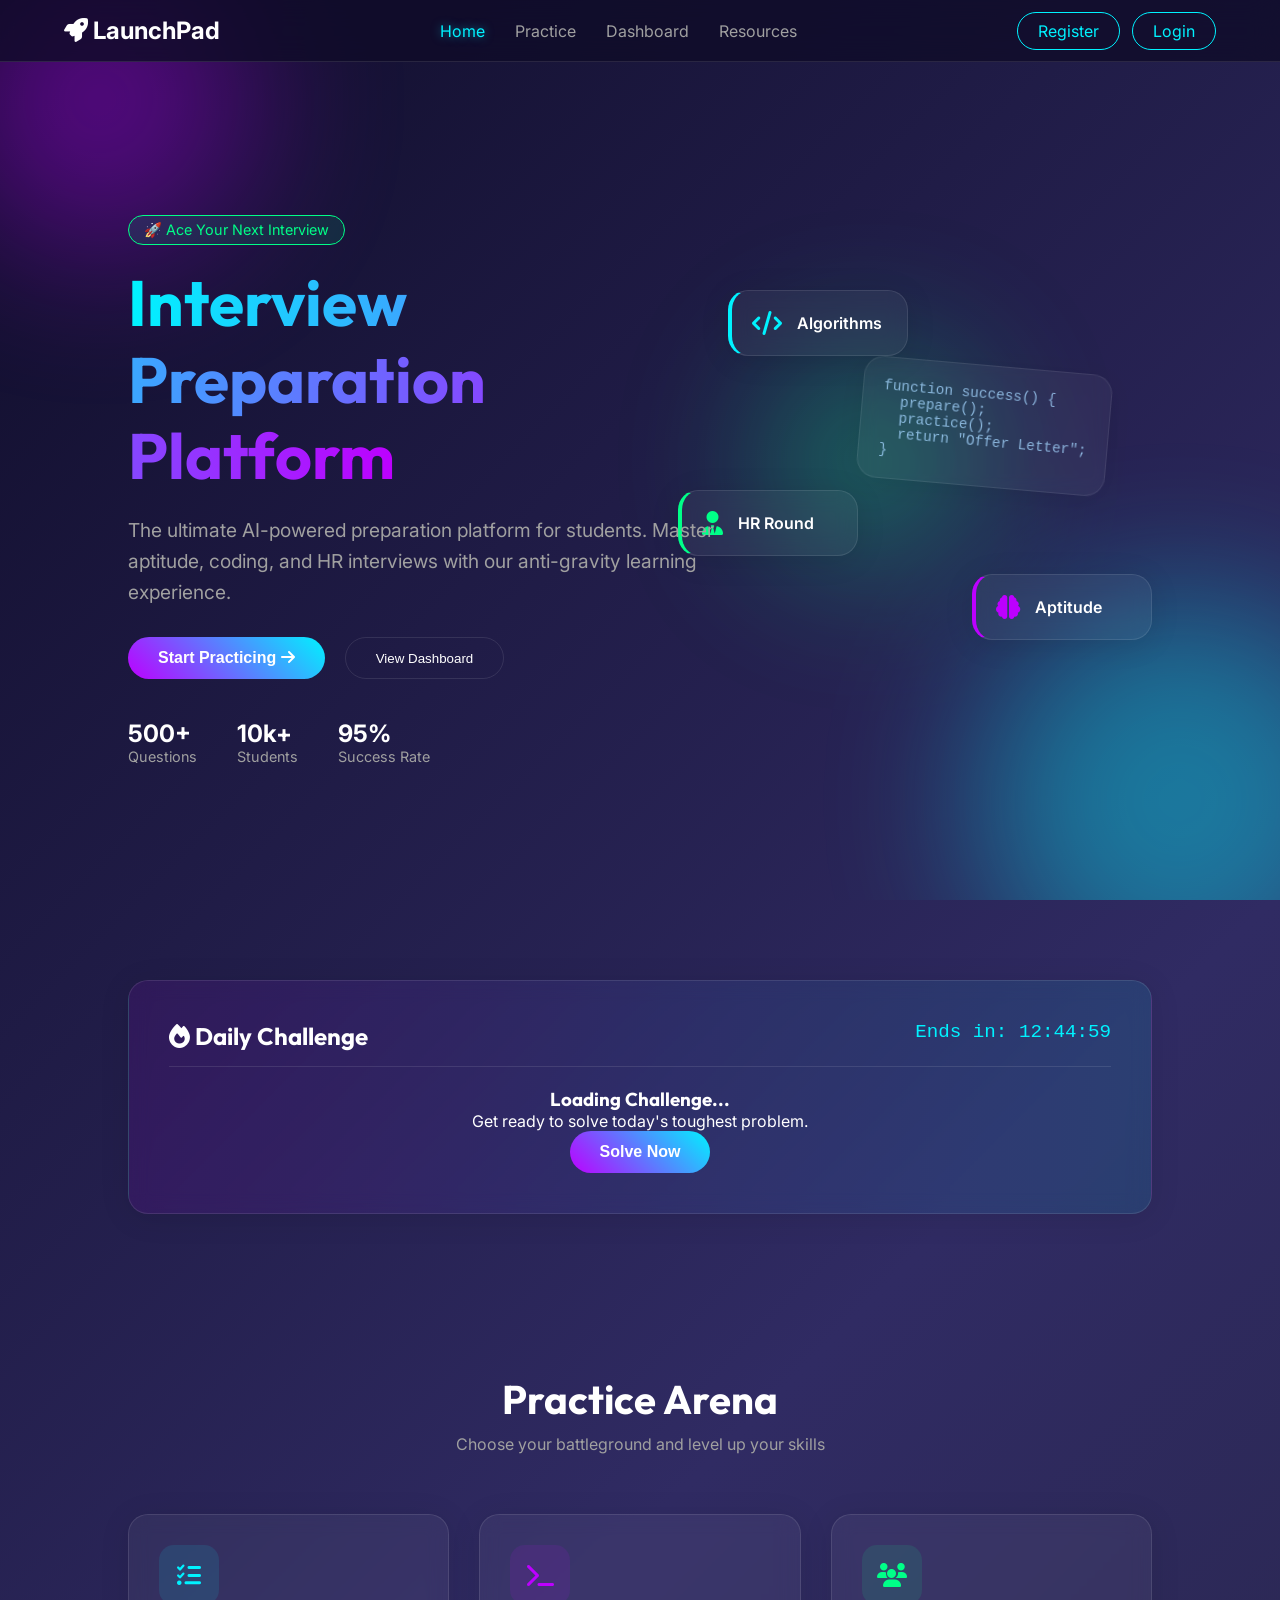
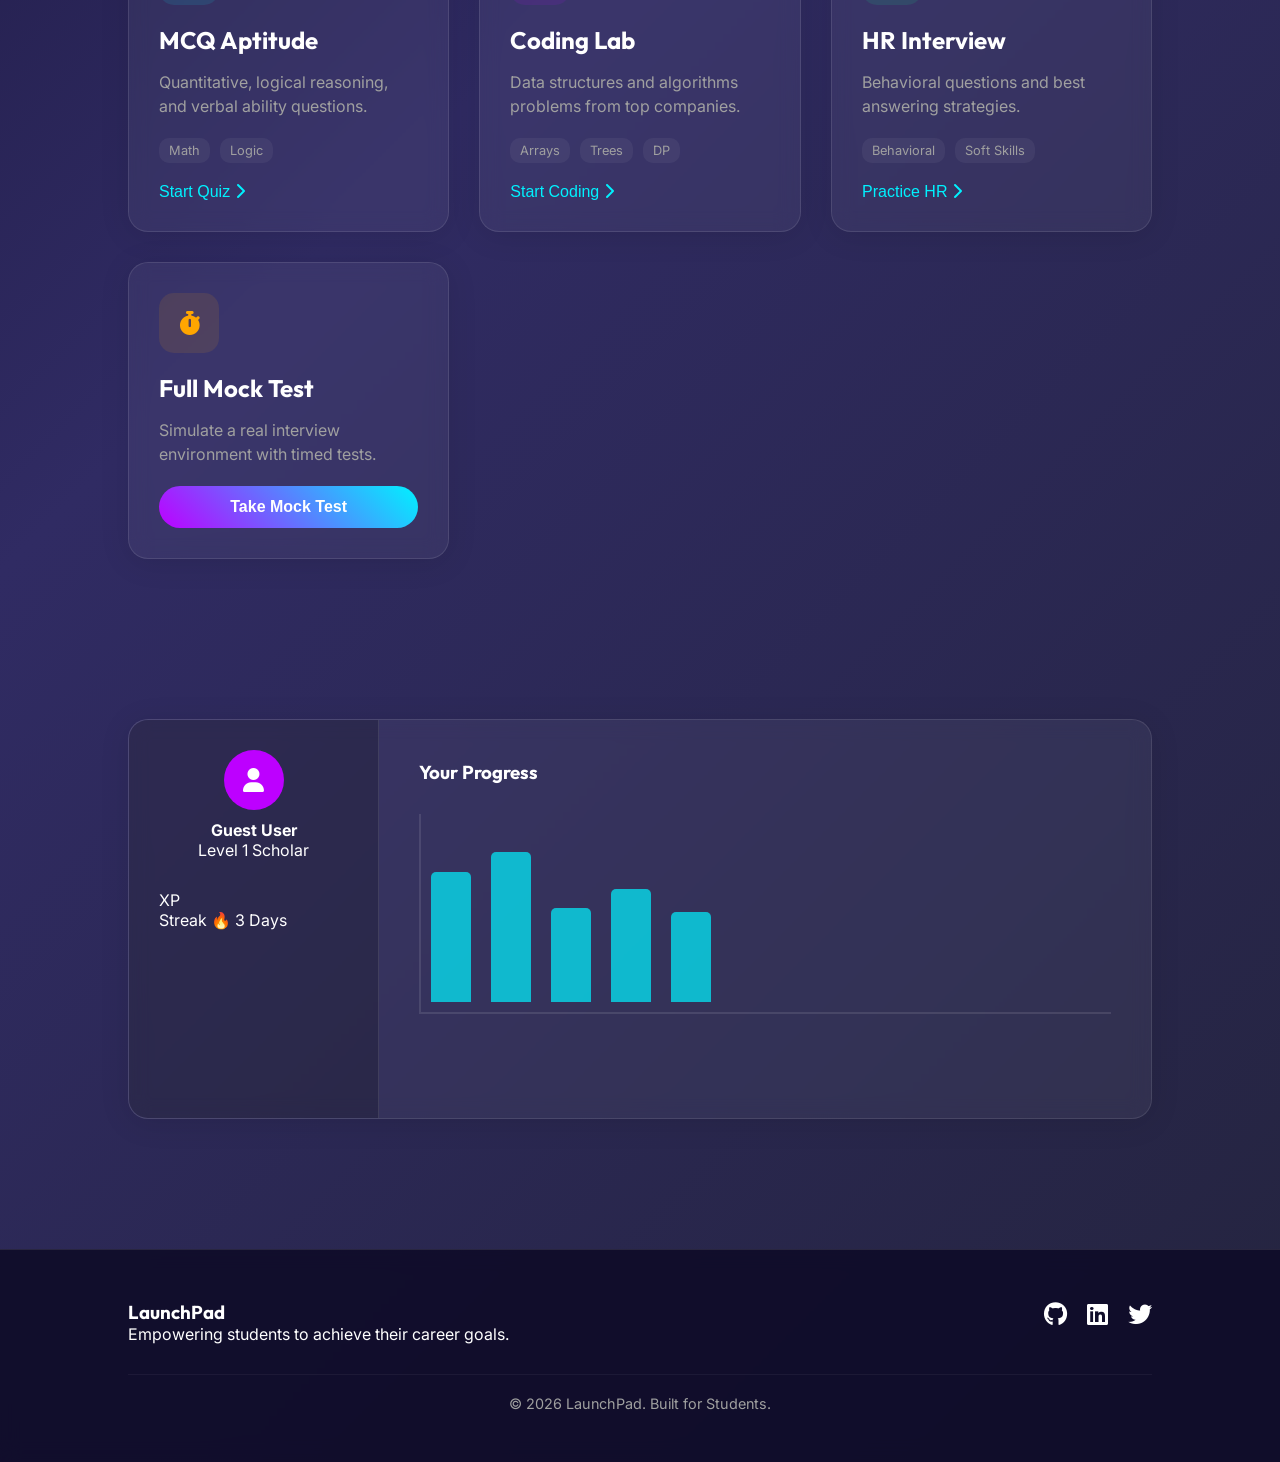
<file: index.html>
<!DOCTYPE html>
<html lang="en">

<head>
    <meta charset="UTF-8">
    <meta name="viewport" content="width=device-width, initial-scale=1.0">
    <title>NextGen Interview Prep | Master Your Placements</title>
    <link rel="stylesheet" href="style.css">
    <link rel="stylesheet" href="https://cdnjs.cloudflare.com/ajax/libs/font-awesome/6.4.0/css/all.min.css">
    <link rel="preconnect" href="https://fonts.googleapis.com">
    <link rel="preconnect" href="https://fonts.gstatic.com" crossorigin>
    <link
        href="https://fonts.googleapis.com/css2?family=Inter:wght@300;400;500;600;700&family=Outfit:wght@300;400;500;600;700&display=swap"
        rel="stylesheet">
</head>

<body>
    <div class="background-globes">
        <div class="globe globe-1"></div>
        <div class="globe globe-2"></div>
        <div class="globe globe-3"></div>
    </div>

    <nav class="glass-nav">
        <div class="logo">
            <i class="fas fa-rocket"></i> LaunchPad
        </div>
        <ul class="nav-links">
            <li><a href="#hero" class="active">Home</a></li>
            <li><a href="#practice">Practice</a></li>
            <li><a href="#dashboard">Dashboard</a></li>
            <li><a href="#resources">Resources</a></li>
        </ul>
        <div class="auth-buttons" id="navAuthArea">
            <a href="register.html" class="btn-glow-small" style="text-decoration:none;margin-right:8px;">Register</a>
            <a href="login.html" class="btn-glow-small" style="text-decoration:none;">Login</a>
        </div>
        <div class="mobile-menu-btn">
            <i class="fas fa-bars"></i>
        </div>
    </nav>

    <main>
        <!-- Hero Section -->
        <section id="hero" class="hero-section">
            <div class="hero-content" data-tilt>
                <div class="badge">🚀 Ace Your Next Interview</div>
                <h1> <span class="gradient-text">Interview Preparation Platform</span></h1>
                <p>The ultimate AI-powered preparation platform for students. Master aptitude, coding, and HR interviews
                    with our anti-gravity learning experience.</p>
                <div class="hero-buttons">
                    <button class="btn-primary glow-effect">Start Practicing <i class="fas fa-arrow-right"></i></button>
                    <button class="btn-secondary glass-effect">View Dashboard</button>
                </div>
                <div class="stats-row">
                    <div class="stat-item">
                        <span class="stat-number">500+</span>
                        <span class="stat-label">Questions</span>
                    </div>
                    <div class="stat-item">
                        <span class="stat-number">10k+</span>
                        <span class="stat-label">Students</span>
                    </div>
                    <div class="stat-item">
                        <span class="stat-number">95%</span>
                        <span class="stat-label">Success Rate</span>
                    </div>
                </div>
            </div>
            <div class="hero-visual">
                <div class="floating-card card-1 glass-panel">
                    <i class="fas fa-code"></i>
                    <span>Algorithms</span>
                </div>
                <div class="floating-card card-2 glass-panel">
                    <i class="fas fa-brain"></i>
                    <span>Aptitude</span>
                </div>
                <div class="floating-card card-3 glass-panel">
                    <i class="fas fa-user-tie"></i>
                    <span>HR Round</span>
                </div>
                <div class="code-block glass-panel">
                    <pre><code>function success() {
  prepare();
  practice();
  return "Offer Letter";
}</code></pre>
                </div>
            </div>
        </section>

        <!-- Daily Challenge -->
        <section id="daily-challenge" class="section-padding">
            <div class="glass-panel challenge-container">
                <div class="challenge-header">
                    <h2><i class="fas fa-fire"></i> Daily Challenge</h2>
                    <div class="countdown">Ends in: <span id="timer">12:45:30</span></div>
                </div>
                <div class="challenge-content">
                    <h3 id="daily-question-title">Loading Challenge...</h3>
                    <p id="daily-question-desc">Get ready to solve today's toughest problem.</p>
                    <button class="btn-primary btn-sm" onclick="startDailyChallenge()">Solve Now</button>
                </div>
            </div>
        </section>

        <!-- Practice Section -->
        <section id="practice" class="section-padding">
            <div class="section-header">
                <h2>Practice Arena</h2>
                <p>Choose your battleground and level up your skills</p>
            </div>

            <div class="category-grid">
                <!-- MCQ Card -->
                <div class="practice-card glass-panel hover-lift">
                    <div class="card-icon color-1"><i class="fas fa-list-check"></i></div>
                    <h3>MCQ Aptitude</h3>
                    <p>Quantitative, logical reasoning, and verbal ability questions.</p>
                    <div class="tags">
                        <span class="tag">Math</span>
                        <span class="tag">Logic</span>
                    </div>
                    <button class="btn-text" onclick="loadSection('mcq')">Start Quiz <i
                            class="fas fa-chevron-right"></i></button>
                </div>

                <!-- Coding Card -->
                <div class="practice-card glass-panel hover-lift">
                    <div class="card-icon color-2"><i class="fas fa-terminal"></i></div>
                    <h3>Coding Lab</h3>
                    <p>Data structures and algorithms problems from top companies.</p>
                    <div class="tags">
                        <span class="tag">Arrays</span>
                        <span class="tag">Trees</span>
                        <span class="tag">DP</span>
                    </div>
                    <button class="btn-text" onclick="loadSection('coding')">Start Coding <i
                            class="fas fa-chevron-right"></i></button>
                </div>

                <!-- HR Card -->
                <div class="practice-card glass-panel hover-lift">
                    <div class="card-icon color-3"><i class="fas fa-users"></i></div>
                    <h3>HR Interview</h3>
                    <p>Behavioral questions and best answering strategies.</p>
                    <div class="tags">
                        <span class="tag">Behavioral</span>
                        <span class="tag">Soft Skills</span>
                    </div>
                    <button class="btn-text" onclick="loadSection('hr')">Practice HR <i
                            class="fas fa-chevron-right"></i></button>
                </div>

                <!-- Mock Test Card -->
                <div class="practice-card glass-panel hover-lift special-card">
                    <div class="card-icon color-4"><i class="fas fa-stopwatch"></i></div>
                    <h3>Full Mock Test</h3>
                    <p>Simulate a real interview environment with timed tests.</p>
                    <button class="btn-primary width-100" onclick="startMockTest()">Take Mock Test</button>
                </div>
            </div>
        </section>

        <!-- Dynamic Content Area (Hidden by default, shown when section selected) -->
        <section id="dynamic-content" class="modal-overlay hidden">
            <div class="glass-panel modal-content">
                <button class="close-btn" onclick="closeModal()"><i class="fas fa-times"></i></button>
                <div id="content-loader"></div>
            </div>
        </section>

        <!-- Dashboard Preview -->
        <section id="dashboard" class="section-padding">
            <div class="dashboard-preview glass-panel">
                <div class="dash-sidebar">
                    <div class="user-profile">
                        <div class="avatar" id="dashAvatar"><i class="fas fa-user"></i></div>
                        <div class="user-info">
                            <h4 id="dashUserName">Guest User</h4>
                            <span id="dashUserLevel">Level 1 Scholar</span>
                        </div>
                    </div>
                    <div class="stats-mini">
                        <div class="stat-row">
                            <span>XP</span>
                            <div class="progress-bar">
                                <div class="fill" style="width: 45%"></div>
                            </div>
                        </div>
                        <div class="stat-row">
                            <span>Streak</span>
                            <span>🔥 3 Days</span>
                        </div>
                    </div>
                </div>
                <div class="dash-main">
                    <h3>Your Progress</h3>
                    <div class="chart-area placeholder-chart">
                        <!-- Chart generated by JS/CSS -->
                        <div class="bar" style="height: 60%"></div>
                        <div class="bar" style="height: 80%"></div>
                        <div class="bar" style="height: 40%"></div>
                        <div class="bar" style="height: 90%"></div>
                        <div class="bar" style="height: 70%"></div>
                    </div>
                </div>
            </div>
        </section>

    </main>

    <footer class="glass-footer">
        <div class="footer-content">
            <div class="footer-brand">
                <h3>LaunchPad</h3>
                <p>Empowering students to achieve their career goals.</p>
            </div>
            <div class="social-links">
                <a href="#"><i class="fab fa-github"></i></a>
                <a href="#"><i class="fab fa-linkedin"></i></a>
                <a href="#"><i class="fab fa-twitter"></i></a>
            </div>
        </div>
        <div class="copyright">
            &copy; 2026 LaunchPad. Built for Students.
        </div>
    </footer>

    <script src="data.js"></script>
    <script src="auth.js"></script>
    <script src="script.js"></script>
</body>

</html>
</file>
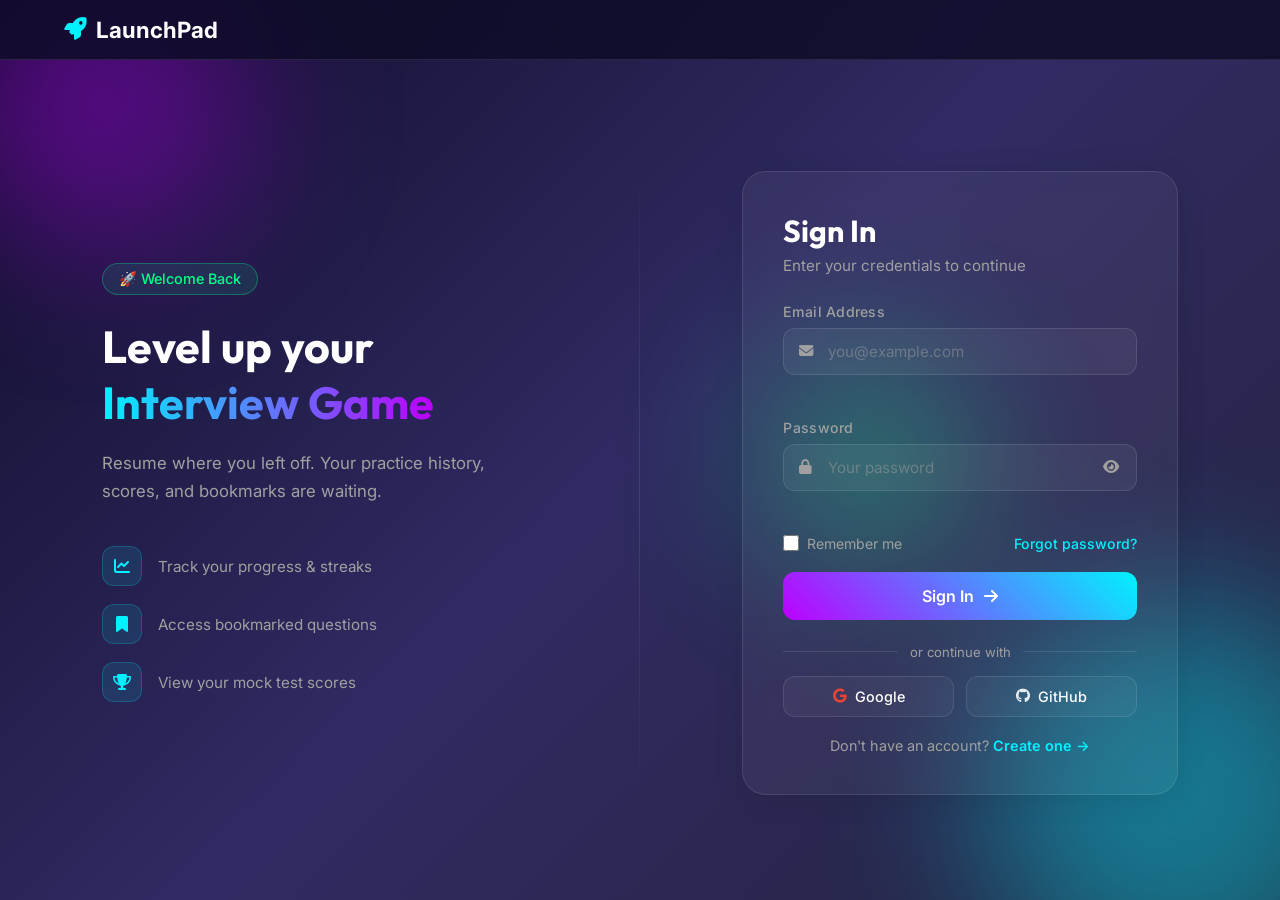
<file: login.html>
<!DOCTYPE html>
<html lang="en">

<head>
    <meta charset="UTF-8">
    <meta name="viewport" content="width=device-width, initial-scale=1.0">
    <title>Login | LaunchPad Interview Prep</title>
    <meta name="description" content="Login to LaunchPad - Your AI-powered interview preparation platform.">
    <link rel="stylesheet" href="style.css">
    <link rel="stylesheet" href="auth.css">
    <link rel="stylesheet" href="https://cdnjs.cloudflare.com/ajax/libs/font-awesome/6.4.0/css/all.min.css">
    <link rel="preconnect" href="https://fonts.googleapis.com">
    <link rel="preconnect" href="https://fonts.gstatic.com" crossorigin>
    <link href="https://fonts.googleapis.com/css2?family=Inter:wght@300;400;500;600;700&family=Outfit:wght@300;400;500;600;700&display=swap" rel="stylesheet">
</head>

<body>
    <div class="background-globes">
        <div class="globe globe-1"></div>
        <div class="globe globe-2"></div>
        <div class="globe globe-3"></div>
    </div>

    <!-- Brand Nav Strip -->
    <div class="auth-nav">
        <a href="index.html" class="logo">
            <i class="fas fa-rocket"></i> LaunchPad
        </a>
    </div>

    <div class="auth-wrapper">
        <!-- Left Panel -->
        <div class="auth-left">
            <div class="auth-left-content">
                <div class="auth-badge">🚀 Welcome Back</div>
                <h1>Level up your <span class="gradient-text">Interview Game</span></h1>
                <p>Resume where you left off. Your practice history, scores, and bookmarks are waiting.</p>
                <div class="auth-features">
                    <div class="auth-feature-item">
                        <span class="feature-icon"><i class="fas fa-chart-line"></i></span>
                        <span>Track your progress & streaks</span>
                    </div>
                    <div class="auth-feature-item">
                        <span class="feature-icon"><i class="fas fa-bookmark"></i></span>
                        <span>Access bookmarked questions</span>
                    </div>
                    <div class="auth-feature-item">
                        <span class="feature-icon"><i class="fas fa-trophy"></i></span>
                        <span>View your mock test scores</span>
                    </div>
                </div>
            </div>
        </div>

        <!-- Right Panel - Login Form -->
        <div class="auth-right">
            <div class="auth-card glass-panel">
                <div class="auth-header">
                    <h2>Sign In</h2>
                    <p>Enter your credentials to continue</p>
                </div>

                <div id="auth-message" class="auth-msg hidden"></div>

                <form id="loginForm" class="auth-form" novalidate>
                    <div class="form-group">
                        <label for="loginEmail">Email Address</label>
                        <div class="input-wrapper">
                            <i class="fas fa-envelope input-icon"></i>
                            <input type="email" id="loginEmail" placeholder="you@example.com" autocomplete="email" required>
                        </div>
                        <span class="field-error" id="emailError"></span>
                    </div>

                    <div class="form-group">
                        <label for="loginPassword">Password</label>
                        <div class="input-wrapper">
                            <i class="fas fa-lock input-icon"></i>
                            <input type="password" id="loginPassword" placeholder="Your password" autocomplete="current-password" required>
                            <button type="button" class="toggle-pass" onclick="togglePass('loginPassword', this)" aria-label="Toggle password visibility">
                                <i class="fas fa-eye"></i>
                            </button>
                        </div>
                        <span class="field-error" id="passError"></span>
                    </div>

                    <div class="form-options">
                        <label class="remember-me">
                            <input type="checkbox" id="rememberMe">
                            <span>Remember me</span>
                        </label>
                        <a href="#" class="forgot-link">Forgot password?</a>
                    </div>

                    <button type="submit" class="btn-auth btn-primary" id="loginBtn">
                        <span class="btn-label">Sign In</span>
                        <i class="fas fa-arrow-right"></i>
                    </button>
                </form>

                <div class="auth-divider"><span>or continue with</span></div>

                <div class="social-auth">
                    <button class="social-btn" id="googleBtn" onclick="socialLogin('google')">
                        <i class="fab fa-google"></i> Google
                    </button>
                    <button class="social-btn" id="githubBtn" onclick="socialLogin('github')">
                        <i class="fab fa-github"></i> GitHub
                    </button>
                </div>

                <p class="auth-switch">
                    Don't have an account? <a href="register.html" class="switch-link">Create one →</a>
                </p>
            </div>
        </div>
    </div>

    <script src="auth.js"></script>
</body>

</html>
</file>
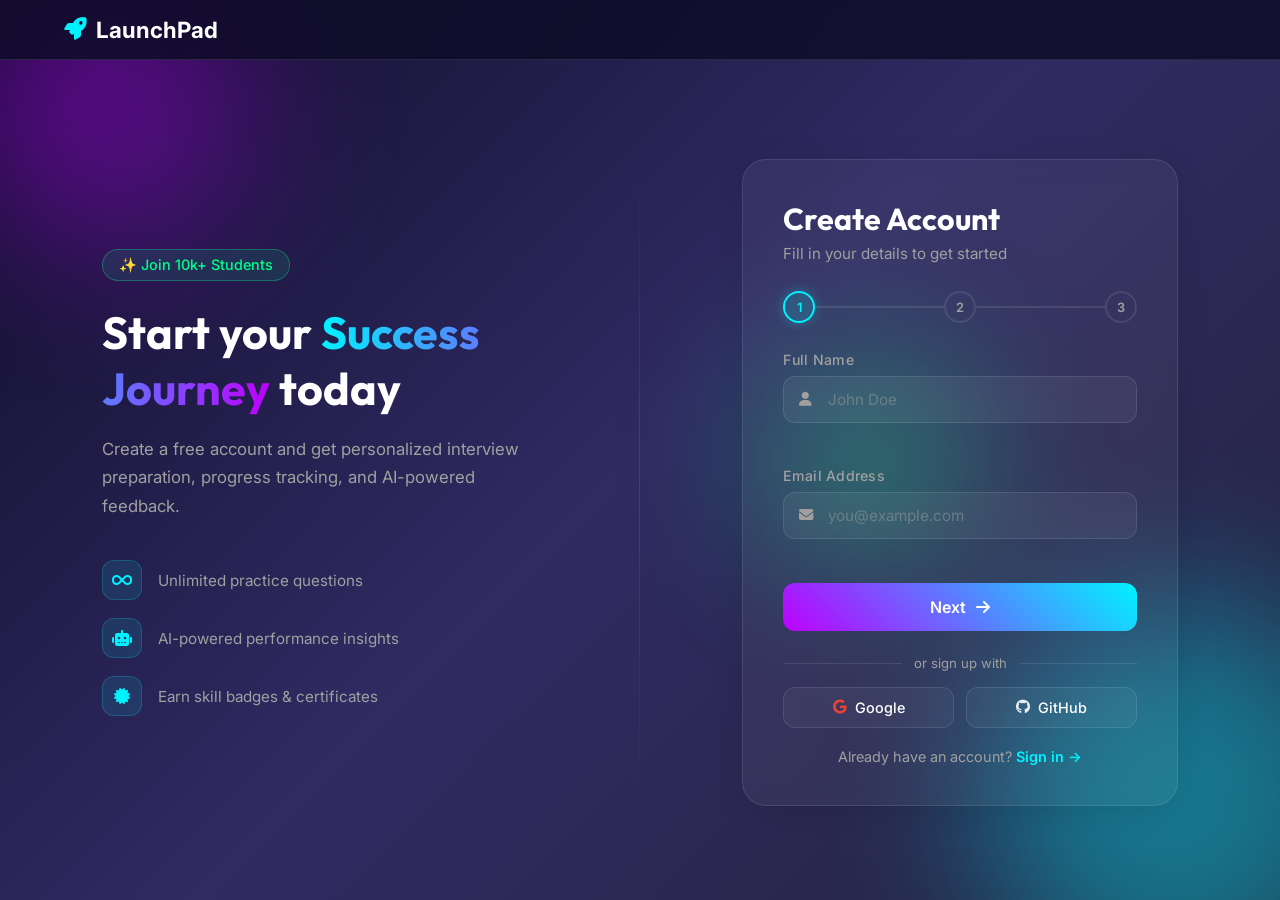
<file: register.html>
<!DOCTYPE html>
<html lang="en">

<head>
    <meta charset="UTF-8">
    <meta name="viewport" content="width=device-width, initial-scale=1.0">
    <title>Register | LaunchPad Interview Prep</title>
    <meta name="description" content="Create your LaunchPad account and start preparing for your dream job today.">
    <link rel="stylesheet" href="style.css">
    <link rel="stylesheet" href="auth.css">
    <link rel="stylesheet" href="https://cdnjs.cloudflare.com/ajax/libs/font-awesome/6.4.0/css/all.min.css">
    <link rel="preconnect" href="https://fonts.googleapis.com">
    <link rel="preconnect" href="https://fonts.gstatic.com" crossorigin>
    <link href="https://fonts.googleapis.com/css2?family=Inter:wght@300;400;500;600;700&family=Outfit:wght@300;400;500;600;700&display=swap" rel="stylesheet">
</head>

<body>
    <div class="background-globes">
        <div class="globe globe-1"></div>
        <div class="globe globe-2"></div>
        <div class="globe globe-3"></div>
    </div>

    <!-- Brand Nav Strip -->
    <div class="auth-nav">
        <a href="index.html" class="logo">
            <i class="fas fa-rocket"></i> LaunchPad
        </a>
    </div>

    <div class="auth-wrapper">
        <!-- Left Panel -->
        <div class="auth-left">
            <div class="auth-left-content">
                <div class="auth-badge">✨ Join 10k+ Students</div>
                <h1>Start your <span class="gradient-text">Success Journey</span> today</h1>
                <p>Create a free account and get personalized interview preparation, progress tracking, and AI-powered feedback.</p>
                <div class="auth-features">
                    <div class="auth-feature-item">
                        <span class="feature-icon"><i class="fas fa-infinity"></i></span>
                        <span>Unlimited practice questions</span>
                    </div>
                    <div class="auth-feature-item">
                        <span class="feature-icon"><i class="fas fa-robot"></i></span>
                        <span>AI-powered performance insights</span>
                    </div>
                    <div class="auth-feature-item">
                        <span class="feature-icon"><i class="fas fa-certificate"></i></span>
                        <span>Earn skill badges & certificates</span>
                    </div>
                </div>
            </div>
        </div>

        <!-- Right Panel - Register Form -->
        <div class="auth-right">
            <div class="auth-card glass-panel">
                <div class="auth-header">
                    <h2>Create Account</h2>
                    <p>Fill in your details to get started</p>
                </div>

                <!-- Progress Steps -->
                <div class="step-indicator">
                    <div class="step active" id="step-dot-1"><span>1</span></div>
                    <div class="step-line"></div>
                    <div class="step" id="step-dot-2"><span>2</span></div>
                    <div class="step-line"></div>
                    <div class="step" id="step-dot-3"><span>3</span></div>
                </div>

                <div id="auth-message" class="auth-msg hidden"></div>

                <form id="registerForm" class="auth-form" novalidate>

                    <!-- Step 1: Basic Info -->
                    <div class="form-step active" id="form-step-1">
                        <div class="form-group">
                            <label for="regName">Full Name</label>
                            <div class="input-wrapper">
                                <i class="fas fa-user input-icon"></i>
                                <input type="text" id="regName" placeholder="John Doe" autocomplete="name" required>
                            </div>
                            <span class="field-error" id="nameError"></span>
                        </div>
                        <div class="form-group">
                            <label for="regEmail">Email Address</label>
                            <div class="input-wrapper">
                                <i class="fas fa-envelope input-icon"></i>
                                <input type="email" id="regEmail" placeholder="you@example.com" autocomplete="email" required>
                            </div>
                            <span class="field-error" id="regEmailError"></span>
                        </div>
                        <button type="button" class="btn-auth btn-primary" onclick="nextStep(1)">
                            Next <i class="fas fa-arrow-right"></i>
                        </button>
                    </div>

                    <!-- Step 2: Password -->
                    <div class="form-step" id="form-step-2">
                        <div class="form-group">
                            <label for="regPassword">Password</label>
                            <div class="input-wrapper">
                                <i class="fas fa-lock input-icon"></i>
                                <input type="password" id="regPassword" placeholder="Min 8 characters" autocomplete="new-password" required>
                                <button type="button" class="toggle-pass" onclick="togglePass('regPassword', this)" aria-label="Toggle password visibility">
                                    <i class="fas fa-eye"></i>
                                </button>
                            </div>
                            <div class="password-strength" id="strengthBar">
                                <div class="strength-fill" id="strengthFill"></div>
                            </div>
                            <span class="strength-label" id="strengthLabel"></span>
                            <span class="field-error" id="regPassError"></span>
                        </div>
                        <div class="form-group">
                            <label for="regConfirm">Confirm Password</label>
                            <div class="input-wrapper">
                                <i class="fas fa-lock input-icon"></i>
                                <input type="password" id="regConfirm" placeholder="Repeat your password" autocomplete="new-password" required>
                                <button type="button" class="toggle-pass" onclick="togglePass('regConfirm', this)" aria-label="Toggle confirm password visibility">
                                    <i class="fas fa-eye"></i>
                                </button>
                            </div>
                            <span class="field-error" id="confirmError"></span>
                        </div>
                        <div class="step-buttons">
                            <button type="button" class="btn-auth btn-secondary" onclick="prevStep(2)">
                                <i class="fas fa-arrow-left"></i> Back
                            </button>
                            <button type="button" class="btn-auth btn-primary" onclick="nextStep(2)">
                                Next <i class="fas fa-arrow-right"></i>
                            </button>
                        </div>
                    </div>

                    <!-- Step 3: Goal -->
                    <div class="form-step" id="form-step-3">
                        <div class="form-group">
                            <label>I'm preparing for</label>
                            <div class="goal-grid">
                                <label class="goal-card" for="goal-campus">
                                    <input type="radio" name="goal" id="goal-campus" value="campus" checked>
                                    <div class="goal-content">
                                        <i class="fas fa-graduation-cap"></i>
                                        <span>Campus Placements</span>
                                    </div>
                                </label>
                                <label class="goal-card" for="goal-product">
                                    <input type="radio" name="goal" id="goal-product" value="product">
                                    <div class="goal-content">
                                        <i class="fas fa-building"></i>
                                        <span>Product Companies</span>
                                    </div>
                                </label>
                                <label class="goal-card" for="goal-service">
                                    <input type="radio" name="goal" id="goal-service" value="service">
                                    <div class="goal-content">
                                        <i class="fas fa-briefcase"></i>
                                        <span>Service Companies</span>
                                    </div>
                                </label>
                                <label class="goal-card" for="goal-upskill">
                                    <input type="radio" name="goal" id="goal-upskill" value="upskill">
                                    <div class="goal-content">
                                        <i class="fas fa-chart-bar"></i>
                                        <span>Upskill / Switch</span>
                                    </div>
                                </label>
                            </div>
                        </div>
                        <label class="terms-check">
                            <input type="checkbox" id="agreeTerms" required>
                            <span>I agree to the <a href="#" class="switch-link">Terms of Service</a> and <a href="#" class="switch-link">Privacy Policy</a></span>
                        </label>
                        <span class="field-error" id="termsError"></span>
                        <div class="step-buttons">
                            <button type="button" class="btn-auth btn-secondary" onclick="prevStep(3)">
                                <i class="fas fa-arrow-left"></i> Back
                            </button>
                            <button type="submit" class="btn-auth btn-primary" id="registerSubmitBtn">
                                <span class="btn-label">Create Account</span>
                                <i class="fas fa-rocket"></i>
                            </button>
                        </div>
                    </div>
                </form>

                <div class="auth-divider"><span>or sign up with</span></div>

                <div class="social-auth">
                    <button class="social-btn" onclick="socialLogin('google')">
                        <i class="fab fa-google"></i> Google
                    </button>
                    <button class="social-btn" onclick="socialLogin('github')">
                        <i class="fab fa-github"></i> GitHub
                    </button>
                </div>

                <p class="auth-switch">
                    Already have an account? <a href="login.html" class="switch-link">Sign in →</a>
                </p>
            </div>
        </div>
    </div>

    <script src="auth.js"></script>
</body>

</html>
</file>
<file: style.css>
:root {
    --bg-dark: #0f0c29;
    --bg-gradient: linear-gradient(135deg, #0f0c29, #302b63, #24243e);
    --glass-bg: rgba(255, 255, 255, 0.05);
    --glass-border: rgba(255, 255, 255, 0.1);
    --neon-blue: #00f2ff;
    --neon-purple: #bd00ff;
    --neon-green: #00ff88;
    --text-primary: #ffffff;
    --text-secondary: #a0a0a0;
    --font-main: 'Inter', sans-serif;
    --font-heading: 'Outfit', sans-serif;
}

* {
    margin: 0;
    padding: 0;
    box-sizing: border-box;
}

.hidden {
    display: none !important;
}

body {
    background: var(--bg-dark);
    background: var(--bg-gradient);
    color: var(--text-primary);
    font-family: var(--font-main);
    min-height: 100vh;
    overflow-x: hidden;
    position: relative;
}

/* --- Anti-Gravity Background --- */
.background-globes {
    position: fixed;
    top: 0;
    left: 0;
    width: 100%;
    height: 100%;
    z-index: -1;
    overflow: hidden;
}

.globe {
    position: absolute;
    border-radius: 50%;
    filter: blur(80px);
    opacity: 0.4;
    animation: floatBackground 20s infinite alternate ease-in-out;
}

.globe-1 {
    width: 300px;
    height: 300px;
    background: var(--neon-purple);
    top: -50px;
    left: -50px;
}

.globe-2 {
    width: 400px;
    height: 400px;
    background: var(--neon-blue);
    bottom: -100px;
    right: -100px;
    animation-delay: -5s;
}

.globe-3 {
    width: 200px;
    height: 200px;
    background: var(--neon-green);
    top: 40%;
    left: 60%;
    animation-delay: -10s;
}

@keyframes floatBackground {
    0% {
        transform: translate(0, 0);
    }

    100% {
        transform: translate(30px, 50px);
    }
}

/* --- Glassmorphism Utilities --- */
.glass-panel {
    background: var(--glass-bg);
    backdrop-filter: blur(10px);
    border: 1px solid var(--glass-border);
    border-radius: 20px;
    box-shadow: 0 4px 30px rgba(0, 0, 0, 0.1);
}

.glass-nav {
    position: fixed;
    top: 0;
    width: 100%;
    padding: 1rem 5%;
    display: flex;
    justify-content: space-between;
    align-items: center;
    background: rgba(15, 12, 41, 0.8);
    backdrop-filter: blur(15px);
    border-bottom: 1px solid var(--glass-border);
    z-index: 1000;
}

/* --- Typography & Elements --- */
h1,
h2,
h3 {
    font-family: var(--font-heading);
    font-weight: 700;
}

.gradient-text {
    background: linear-gradient(to right, var(--neon-blue), var(--neon-purple));
    -webkit-background-clip: text;
    background-clip: text;
    color: transparent;
}

.btn-primary {
    background: linear-gradient(45deg, var(--neon-purple), var(--neon-blue));
    color: white;
    padding: 12px 30px;
    border: none;
    border-radius: 50px;
    font-size: 1rem;
    cursor: pointer;
    transition: all 0.3s ease;
    font-weight: 600;
}

.btn-primary:hover {
    transform: translateY(-3px);
    box-shadow: 0 0 20px rgba(189, 0, 255, 0.5);
}

.btn-secondary {
    background: transparent;
    border: 1px solid var(--glass-border);
    color: white;
    padding: 12px 30px;
    border-radius: 50px;
    cursor: pointer;
    transition: all 0.3s ease;
}

.btn-secondary:hover {
    background: rgba(255, 255, 255, 0.1);
}

/* --- Animations --- */
@keyframes float {
    0% {
        transform: translateY(0px);
    }

    50% {
        transform: translateY(-20px);
    }

    100% {
        transform: translateY(0px);
    }
}

.hover-lift {
    transition: transform 0.3s ease, box-shadow 0.3s ease;
}

.hover-lift:hover {
    transform: translateY(-10px);
    box-shadow: 0 15px 30px rgba(0, 0, 0, 0.3);
    border-color: rgba(255, 255, 255, 0.3);
}

/* --- Navigation --- */
.logo {
    font-size: 1.5rem;
    font-weight: bold;
    color: var(--text-primary);
}

.nav-links {
    display: flex;
    list-style: none;
    gap: 30px;
}

.nav-links a {
    color: var(--text-secondary);
    text-decoration: none;
    transition: color 0.3s;
}

.nav-links a:hover,
.nav-links a.active {
    color: var(--neon-blue);
    text-shadow: 0 0 10px rgba(0, 242, 255, 0.5);
}

.mobile-menu-btn {
    display: none;
    font-size: 1.5rem;
    cursor: pointer;
}

.btn-glow-small {
    background: transparent;
    border: 1px solid var(--neon-blue);
    color: var(--neon-blue);
    padding: 8px 20px;
    border-radius: 20px;
    cursor: pointer;
    transition: 0.3s;
}

.btn-glow-small:hover {
    box-shadow: 0 0 10px var(--neon-blue);
    background: rgba(0, 242, 255, 0.1);
}

/* --- Hero Section --- */
.hero-section {
    min-height: 100vh;
    display: flex;
    align-items: center;
    padding: 0 10%;
    padding-top: 80px;
    /* nav height */
    justify-content: space-between;
}

.hero-content {
    max-width: 600px;
    z-index: 2;
}

.badge {
    background: rgba(0, 255, 136, 0.1);
    color: var(--neon-green);
    border: 1px solid var(--neon-green);
    padding: 5px 15px;
    border-radius: 20px;
    display: inline-block;
    margin-bottom: 20px;
    font-size: 0.9rem;
}

.hero-content h1 {
    font-size: 4rem;
    line-height: 1.2;
    margin-bottom: 20px;
}

.hero-content p {
    color: var(--text-secondary);
    font-size: 1.2rem;
    margin-bottom: 30px;
    line-height: 1.6;
}

.hero-buttons {
    display: flex;
    gap: 20px;
    margin-bottom: 40px;
}

.stats-row {
    display: flex;
    gap: 40px;
}

.stat-item {
    display: flex;
    flex-direction: column;
}

.stat-number {
    font-size: 1.5rem;
    font-weight: 700;
    color: white;
}

.stat-label {
    font-size: 0.9rem;
    color: var(--text-secondary);
}

.hero-visual {
    position: relative;
    width: 500px;
    height: 500px;
}

.floating-card {
    position: absolute;
    padding: 20px;
    display: flex;
    align-items: center;
    gap: 15px;
    font-weight: 600;
    min-width: 180px;
}

.floating-card i {
    font-size: 1.5rem;
}

.card-1 {
    top: 10%;
    left: 0;
    animation: float 6s infinite ease-in-out;
    border-left: 4px solid var(--neon-blue);
}

.card-1 i {
    color: var(--neon-blue);
}

.card-2 {
    bottom: 20%;
    right: 0;
    animation: float 7s infinite ease-in-out 1s;
    border-left: 4px solid var(--neon-purple);
}

.card-2 i {
    color: var(--neon-purple);
}

.card-3 {
    top: 50%;
    left: -50px;
    animation: float 8s infinite ease-in-out 2s;
    border-left: 4px solid var(--neon-green);
}

.card-3 i {
    color: var(--neon-green);
}

.code-block {
    position: absolute;
    top: 25%;
    right: 10%;
    padding: 20px;
    font-family: 'Fira Code', monospace;
    font-size: 0.9rem;
    color: #a5d6ff;
    z-index: -1;
    transform: rotate(5deg);
    opacity: 0.8;
}

/* --- Section Padding --- */
.section-padding {
    padding: 80px 10%;
}

.section-header {
    text-align: center;
    margin-bottom: 60px;
}

.section-header h2 {
    font-size: 2.5rem;
    margin-bottom: 10px;
}

.section-header p {
    color: var(--text-secondary);
}

/* --- Practice Grid --- */
.category-grid {
    display: grid;
    grid-template-columns: repeat(auto-fit, minmax(280px, 1fr));
    gap: 30px;
}

.practice-card {
    padding: 30px;
    display: flex;
    flex-direction: column;
    align-items: flex-start;
    height: 100%;
}

.card-icon {
    width: 60px;
    height: 60px;
    border-radius: 15px;
    display: flex;
    justify-content: center;
    align-items: center;
    font-size: 1.5rem;
    margin-bottom: 20px;
}

.color-1 {
    background: rgba(0, 242, 255, 0.1);
    color: var(--neon-blue);
}

.color-2 {
    background: rgba(189, 0, 255, 0.1);
    color: var(--neon-purple);
}

.color-3 {
    background: rgba(0, 255, 136, 0.1);
    color: var(--neon-green);
}

.color-4 {
    background: rgba(255, 166, 0, 0.1);
    color: orange;
}

.practice-card h3 {
    margin-bottom: 15px;
    font-size: 1.5rem;
}

.practice-card p {
    color: var(--text-secondary);
    margin-bottom: 20px;
    line-height: 1.5;
    flex-grow: 1;
}

.tags {
    display: flex;
    gap: 10px;
    margin-bottom: 20px;
    flex-wrap: wrap;
}

.tags .tag {
    font-size: 0.8rem;
    background: rgba(255, 255, 255, 0.05);
    padding: 5px 10px;
    border-radius: 10px;
    color: var(--text-secondary);
}

.btn-text {
    background: none;
    border: none;
    color: var(--neon-blue);
    font-size: 1rem;
    cursor: pointer;
    font-weight: 500;
}

.width-100 {
    width: 100%;
    text-align: center;
}

/* --- Daily Challenge --- */
.challenge-container {
    padding: 40px;
    display: flex;
    flex-direction: column;
    align-items: center;
    text-align: center;
    background: linear-gradient(to right, rgba(189, 0, 255, 0.1), rgba(0, 242, 255, 0.1));
}

.challenge-header {
    display: flex;
    justify-content: space-between;
    width: 100%;
    margin-bottom: 20px;
    border-bottom: 1px solid var(--glass-border);
    padding-bottom: 15px;
}

.countdown {
    color: var(--neon-blue);
    font-family: monospace;
    font-size: 1.2rem;
}

/* --- Dashboard --- */
.dashboard-preview {
    display: flex;
    overflow: hidden;
    min-height: 400px;
}

.dash-sidebar {
    width: 250px;
    background: rgba(0, 0, 0, 0.2);
    padding: 30px;
    border-right: 1px solid var(--glass-border);
}

.user-profile {
    text-align: center;
    margin-bottom: 30px;
}

.avatar {
    width: 60px;
    height: 60px;
    background: var(--neon-purple);
    border-radius: 50%;
    margin: 0 auto 10px;
    display: flex;
    align-items: center;
    justify-content: center;
    font-size: 1.5rem;
}

.dash-main {
    padding: 40px;
    flex-grow: 1;
}

.chart-area {
    height: 200px;
    margin-top: 30px;
    display: flex;
    align-items: flex-end;
    gap: 20px;
    padding-bottom: 10px;
    border-bottom: 2px solid var(--glass-border);
    border-left: 2px solid var(--glass-border);
    padding-left: 10px;
}

.bar {
    width: 40px;
    background: var(--neon-blue);
    border-radius: 5px 5px 0 0;
    opacity: 0.7;
    transition: height 1s;
}

.bar:hover {
    opacity: 1;
}

/* --- Footer --- */
.glass-footer {
    padding: 50px 10%;
    background: rgba(15, 12, 41, 0.9);
    backdrop-filter: blur(10px);
    border-top: 1px solid var(--glass-border);
    margin-top: 50px;
}

.footer-content {
    display: flex;
    justify-content: space-between;
    margin-bottom: 30px;
}

.social-links {
    display: flex;
    gap: 20px;
}

.social-links a {
    color: white;
    font-size: 1.5rem;
    transition: 0.3s;
}

.social-links a:hover {
    color: var(--neon-blue);
}

.copyright {
    text-align: center;
    color: var(--text-secondary);
    font-size: 0.9rem;
    border-top: 1px solid rgba(255, 255, 255, 0.05);
    padding-top: 20px;
}

/* --- Mobile Responsiveness --- */
@media (max-width: 768px) {

    .nav-links,
    .auth-buttons {
        display: none;
    }

    .mobile-menu-btn {
        display: block;
    }

    .hero-section {
        flex-direction: column;
        text-align: center;
        padding-top: 120px;
    }

    .hero-buttons {
        justify-content: center;
    }

    .hero-visual {
        width: 100%;
        height: 300px;
        margin-top: 50px;
    }

    .stats-row {
        justify-content: center;
    }

    .dashboard-preview {
        flex-direction: column;
    }

    .dash-sidebar {
        width: 100%;
        border-right: none;
        border-bottom: 1px solid var(--glass-border);
    }
}
</file>
<file: auth.css>
/* =============================================
   AUTH PAGES - auth.css
   Extends style.css for Login & Register pages
   ============================================= */

/* --- Auth Nav Bar --- */
.auth-nav {
    position: fixed;
    top: 0;
    left: 0;
    width: 100%;
    padding: 1rem 5%;
    display: flex;
    align-items: center;
    background: rgba(15, 12, 41, 0.85);
    backdrop-filter: blur(15px);
    border-bottom: 1px solid var(--glass-border);
    z-index: 1000;
}

.auth-nav .logo {
    font-size: 1.4rem;
    font-weight: 700;
    color: var(--text-primary);
    text-decoration: none;
    display: flex;
    align-items: center;
    gap: 10px;
    transition: color 0.3s;
}

.auth-nav .logo i {
    color: var(--neon-blue);
}

.auth-nav .logo:hover {
    color: var(--neon-blue);
}

/* --- Wrapper Layout --- */
.auth-wrapper {
    display: flex;
    min-height: 100vh;
    padding-top: 65px; /* nav height */
}

/* --- Left Promo Panel --- */
.auth-left {
    flex: 1;
    display: flex;
    align-items: center;
    justify-content: center;
    padding: 60px 8%;
    position: relative;
}

.auth-left::after {
    content: '';
    position: absolute;
    right: 0;
    top: 10%;
    height: 80%;
    width: 1px;
    background: linear-gradient(to bottom, transparent, var(--glass-border), transparent);
}

.auth-left-content {
    max-width: 480px;
}

.auth-badge {
    background: rgba(0, 255, 136, 0.1);
    color: var(--neon-green);
    border: 1px solid rgba(0, 255, 136, 0.3);
    padding: 6px 16px;
    border-radius: 20px;
    display: inline-block;
    margin-bottom: 24px;
    font-size: 0.9rem;
    font-weight: 500;
}

.auth-left-content h1 {
    font-size: 2.8rem;
    line-height: 1.25;
    margin-bottom: 18px;
    font-family: var(--font-heading);
}

.auth-left-content p {
    color: var(--text-secondary);
    font-size: 1.05rem;
    line-height: 1.7;
    margin-bottom: 40px;
}

.auth-features {
    display: flex;
    flex-direction: column;
    gap: 18px;
}

.auth-feature-item {
    display: flex;
    align-items: center;
    gap: 16px;
    font-size: 0.95rem;
    color: var(--text-secondary);
}

.feature-icon {
    width: 40px;
    height: 40px;
    border-radius: 12px;
    background: rgba(0, 242, 255, 0.1);
    border: 1px solid rgba(0, 242, 255, 0.2);
    display: flex;
    align-items: center;
    justify-content: center;
    color: var(--neon-blue);
    flex-shrink: 0;
    font-size: 1rem;
}

/* --- Right Form Panel --- */
.auth-right {
    flex: 1;
    display: flex;
    align-items: center;
    justify-content: center;
    padding: 60px 8%;
}

.auth-card {
    width: 100%;
    max-width: 460px;
    padding: 40px;
    border-radius: 24px;
    animation: fadeSlideIn 0.5s ease;
}

@keyframes fadeSlideIn {
    from {
        opacity: 0;
        transform: translateY(30px);
    }
    to {
        opacity: 1;
        transform: translateY(0);
    }
}

.auth-header {
    margin-bottom: 28px;
}

.auth-header h2 {
    font-size: 1.9rem;
    font-family: var(--font-heading);
    margin-bottom: 6px;
}

.auth-header p {
    color: var(--text-secondary);
    font-size: 0.95rem;
}

/* --- Form Elements --- */
.auth-form {
    display: flex;
    flex-direction: column;
    gap: 20px;
}

.form-group {
    display: flex;
    flex-direction: column;
    gap: 8px;
}

.form-group label {
    font-size: 0.88rem;
    font-weight: 500;
    color: var(--text-secondary);
    letter-spacing: 0.02em;
}

.input-wrapper {
    position: relative;
    display: flex;
    align-items: center;
}

.input-icon {
    position: absolute;
    left: 16px;
    color: var(--text-secondary);
    font-size: 0.9rem;
    pointer-events: none;
    transition: color 0.3s;
}

.input-wrapper input {
    width: 100%;
    background: rgba(255, 255, 255, 0.05);
    border: 1px solid var(--glass-border);
    border-radius: 12px;
    padding: 13px 50px 13px 44px;
    color: var(--text-primary);
    font-size: 0.95rem;
    font-family: var(--font-main);
    transition: border-color 0.3s, box-shadow 0.3s, background 0.3s;
    outline: none;
}

.input-wrapper input::placeholder {
    color: rgba(160, 160, 160, 0.5);
}

.input-wrapper input:focus {
    border-color: var(--neon-blue);
    background: rgba(0, 242, 255, 0.05);
    box-shadow: 0 0 0 3px rgba(0, 242, 255, 0.1);
}

.input-wrapper input:focus ~ .input-icon,
.input-wrapper:focus-within .input-icon {
    color: var(--neon-blue);
}

.input-wrapper input.is-invalid {
    border-color: #ff4f6a;
    box-shadow: 0 0 0 3px rgba(255, 79, 106, 0.15);
}

.input-wrapper input.is-valid {
    border-color: var(--neon-green);
}

.toggle-pass {
    position: absolute;
    right: 14px;
    background: none;
    border: none;
    color: var(--text-secondary);
    cursor: pointer;
    padding: 4px;
    font-size: 0.9rem;
    transition: color 0.3s;
}

.toggle-pass:hover {
    color: var(--neon-blue);
}

.field-error {
    font-size: 0.8rem;
    color: #ff4f6a;
    min-height: 16px;
    display: block;
}

/* --- Password Strength --- */
.password-strength {
    height: 4px;
    background: rgba(255, 255, 255, 0.08);
    border-radius: 4px;
    overflow: hidden;
    margin-top: 4px;
}

.strength-fill {
    height: 100%;
    border-radius: 4px;
    width: 0%;
    transition: width 0.4s ease, background 0.4s ease;
}

.strength-label {
    font-size: 0.78rem;
    color: var(--text-secondary);
    display: block;
    margin-top: 2px;
}

/* --- Form Options (remember me / forgot) --- */
.form-options {
    display: flex;
    justify-content: space-between;
    align-items: center;
    font-size: 0.88rem;
}

.remember-me {
    display: flex;
    align-items: center;
    gap: 8px;
    cursor: pointer;
    color: var(--text-secondary);
}

.remember-me input[type="checkbox"] {
    accent-color: var(--neon-blue);
    width: 16px;
    height: 16px;
    cursor: pointer;
}

.forgot-link {
    color: var(--neon-blue);
    text-decoration: none;
    font-weight: 500;
    transition: color 0.3s;
}

.forgot-link:hover {
    color: var(--neon-purple);
}

/* --- Submit Button --- */
.btn-auth {
    width: 100%;
    padding: 14px;
    border-radius: 12px;
    font-size: 1rem;
    font-weight: 600;
    display: flex;
    align-items: center;
    justify-content: center;
    gap: 10px;
    cursor: pointer;
    transition: all 0.3s ease;
    border: none;
    font-family: var(--font-main);
}

.btn-auth.btn-primary {
    background: linear-gradient(45deg, var(--neon-purple), var(--neon-blue));
    color: white;
}

.btn-auth.btn-primary:hover {
    transform: translateY(-2px);
    box-shadow: 0 8px 25px rgba(189, 0, 255, 0.4);
}

.btn-auth.btn-primary:active {
    transform: translateY(0);
}

.btn-auth.btn-primary.loading {
    pointer-events: none;
    opacity: 0.7;
}

.btn-auth.btn-secondary {
    background: rgba(255, 255, 255, 0.06);
    color: var(--text-secondary);
    border: 1px solid var(--glass-border);
    flex: 1;
}

.btn-auth.btn-secondary:hover {
    background: rgba(255, 255, 255, 0.1);
    color: white;
}

.step-buttons {
    display: flex;
    gap: 12px;
    margin-top: 4px;
}

/* --- Auth Message Alerts --- */
.auth-msg {
    padding: 12px 16px;
    border-radius: 10px;
    font-size: 0.9rem;
    display: flex;
    align-items: center;
    gap: 10px;
    margin-bottom: 4px;
    animation: fadeSlideIn 0.3s ease;
}

.auth-msg.error {
    background: rgba(255, 79, 106, 0.12);
    border: 1px solid rgba(255, 79, 106, 0.35);
    color: #ff7a8e;
}

.auth-msg.success {
    background: rgba(0, 255, 136, 0.1);
    border: 1px solid rgba(0, 255, 136, 0.35);
    color: var(--neon-green);
}

/* --- Auth Divider --- */
.auth-divider {
    display: flex;
    align-items: center;
    gap: 12px;
    margin: 24px 0 16px;
    color: var(--text-secondary);
    font-size: 0.82rem;
}

.auth-divider::before,
.auth-divider::after {
    content: '';
    flex: 1;
    height: 1px;
    background: var(--glass-border);
}

/* --- Social Auth --- */
.social-auth {
    display: flex;
    gap: 12px;
    margin-bottom: 20px;
}

.social-btn {
    flex: 1;
    padding: 11px 16px;
    border-radius: 12px;
    border: 1px solid var(--glass-border);
    background: rgba(255, 255, 255, 0.04);
    color: var(--text-primary);
    font-size: 0.9rem;
    font-weight: 500;
    cursor: pointer;
    display: flex;
    align-items: center;
    justify-content: center;
    gap: 8px;
    transition: all 0.3s;
    font-family: var(--font-main);
}

.social-btn:hover {
    background: rgba(255, 255, 255, 0.1);
    border-color: rgba(255, 255, 255, 0.25);
    transform: translateY(-1px);
}

.social-btn .fa-google { color: #ea4335; }
.social-btn .fa-github { color: #e6edf3; }

/* --- Switch Link --- */
.auth-switch {
    text-align: center;
    color: var(--text-secondary);
    font-size: 0.9rem;
}

.switch-link {
    color: var(--neon-blue);
    text-decoration: none;
    font-weight: 600;
    transition: color 0.3s;
}

.switch-link:hover {
    color: var(--neon-purple);
}

/* =============================================
   REGISTER - Step Indicator
   ============================================= */
.step-indicator {
    display: flex;
    align-items: center;
    gap: 0;
    margin-bottom: 28px;
}

.step {
    width: 32px;
    height: 32px;
    border-radius: 50%;
    border: 2px solid var(--glass-border);
    display: flex;
    align-items: center;
    justify-content: center;
    font-size: 0.8rem;
    font-weight: 600;
    color: var(--text-secondary);
    transition: all 0.4s ease;
    flex-shrink: 0;
}

.step.active {
    border-color: var(--neon-blue);
    background: rgba(0, 242, 255, 0.15);
    color: var(--neon-blue);
    box-shadow: 0 0 12px rgba(0, 242, 255, 0.3);
}

.step.completed {
    border-color: var(--neon-green);
    background: rgba(0, 255, 136, 0.15);
    color: var(--neon-green);
}

.step-line {
    flex: 1;
    height: 2px;
    background: var(--glass-border);
    transition: background 0.4s ease;
}

.step-line.active {
    background: linear-gradient(to right, var(--neon-blue), var(--neon-purple));
}

/* --- Multi Step Visibility --- */
.form-step {
    display: none;
    flex-direction: column;
    gap: 20px;
    animation: fadeSlideIn 0.35s ease;
}

.form-step.active {
    display: flex;
}

/* --- Goal Selection Grid --- */
.goal-grid {
    display: grid;
    grid-template-columns: 1fr 1fr;
    gap: 12px;
}

.goal-card {
    cursor: pointer;
    position: relative;
}

.goal-card input[type="radio"] {
    display: none;
}

.goal-content {
    display: flex;
    flex-direction: column;
    align-items: center;
    justify-content: center;
    gap: 10px;
    padding: 20px 12px;
    border-radius: 14px;
    border: 1px solid var(--glass-border);
    background: rgba(255, 255, 255, 0.03);
    font-size: 0.82rem;
    color: var(--text-secondary);
    text-align: center;
    transition: all 0.3s ease;
    cursor: pointer;
}

.goal-content i {
    font-size: 1.3rem;
}

.goal-card input:checked + .goal-content {
    border-color: var(--neon-blue);
    background: rgba(0, 242, 255, 0.08);
    color: var(--neon-blue);
    box-shadow: 0 0 12px rgba(0, 242, 255, 0.15);
}

.goal-card:hover .goal-content {
    border-color: rgba(255, 255, 255, 0.25);
    background: rgba(255, 255, 255, 0.06);
}

/* --- Terms Checkbox --- */
.terms-check {
    display: flex;
    align-items: flex-start;
    gap: 10px;
    font-size: 0.85rem;
    color: var(--text-secondary);
    cursor: pointer;
    line-height: 1.5;
}

.terms-check input[type="checkbox"] {
    accent-color: var(--neon-blue);
    width: 16px;
    height: 16px;
    margin-top: 2px;
    flex-shrink: 0;
    cursor: pointer;
}

/* =============================================
   INDEX PAGE - Auth Modals (not used here but kept as reference)
   ============================================= */

/* --- User Badge in Nav (when logged in) --- */
.user-nav-badge {
    display: flex;
    align-items: center;
    gap: 10px;
    background: rgba(255, 255, 255, 0.05);
    border: 1px solid var(--glass-border);
    padding: 6px 14px 6px 8px;
    border-radius: 50px;
    cursor: pointer;
    transition: all 0.3s;
}

.user-nav-badge:hover {
    background: rgba(255, 255, 255, 0.1);
}

.user-nav-avatar {
    width: 28px;
    height: 28px;
    border-radius: 50%;
    background: linear-gradient(45deg, var(--neon-purple), var(--neon-blue));
    display: flex;
    align-items: center;
    justify-content: center;
    font-size: 0.75rem;
    font-weight: 700;
}

.user-nav-name {
    font-size: 0.88rem;
    font-weight: 500;
}

.logout-btn {
    background: none;
    border: none;
    color: var(--text-secondary);
    font-size: 0.75rem;
    cursor: pointer;
    padding: 2px 6px;
    border-radius: 6px;
    transition: all 0.2s;
}

.logout-btn:hover {
    color: #ff4f6a;
    background: rgba(255, 79, 106, 0.1);
}

/* =============================================
   RESPONSIVE
   ============================================= */
@media (max-width: 900px) {
    .auth-left {
        display: none;
    }

    .auth-right {
        flex: 1;
        padding: 40px 6%;
    }

    .auth-card {
        padding: 30px 24px;
    }
}

@media (max-width: 480px) {
    .auth-card {
        padding: 24px 16px;
    }

    .auth-left-content h1 {
        font-size: 2rem;
    }

    .goal-grid {
        grid-template-columns: 1fr;
    }
}
</file>
